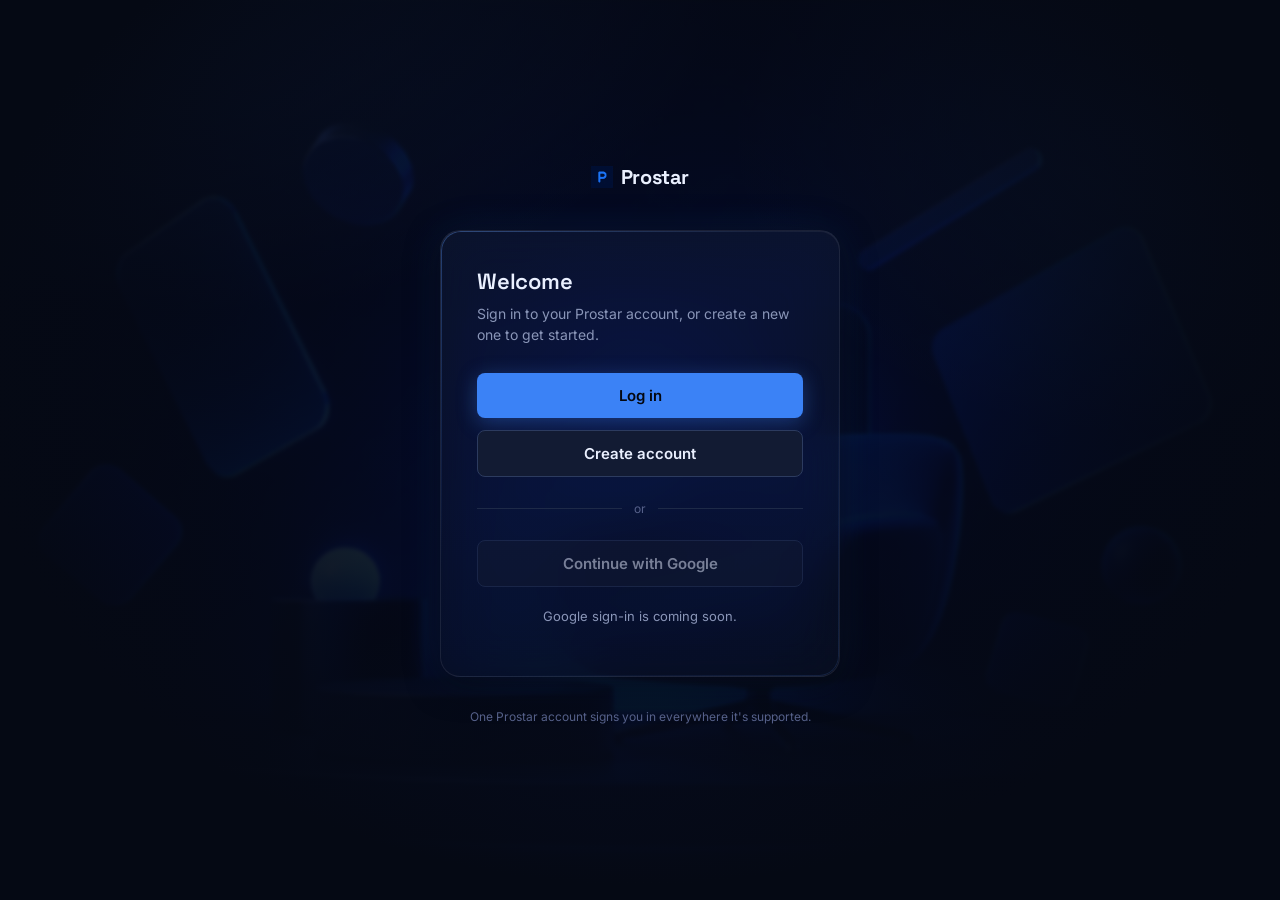
<file: index.html>
<!DOCTYPE html>
<html lang="en">
<head>
<meta charset="UTF-8">
<meta name="viewport" content="width=device-width, initial-scale=1.0">
<title>Prostar</title>
<link rel="icon" href="/assets/img/prostar-logo.png">
<link rel="stylesheet" href="/assets/prostar-base.css">
</head>
<body>

<div class="auth-shell">
  <div class="wordmark"><img src="/assets/img/prostar-logo.png" alt="">Prostar</div>

  <div class="card">
    <h1>Welcome</h1>
    <p class="sub">Sign in to your Prostar account, or create a new one to get started.</p>

    <button class="btn btn-primary" id="login-btn" style="margin-bottom:12px;">
      Log in
    </button>
    <button class="btn btn-secondary" id="signup-btn">
      Create account
    </button>

    <div class="divider">or</div>

    <button class="btn btn-secondary" id="google-btn" disabled title="Coming soon">
      Continue with Google
    </button>

    <p class="hint" style="margin-top:20px;">
      Google sign-in is coming soon.
    </p>
  </div>

  <p class="footer-note">One Prostar account signs you in everywhere it's supported.</p>
</div>

<script>
  // Preserve any OAuth params (client_id, redirect_uri, state, scope)
  // across the fork so the flow can resume /authorize afterward.
  // Fah off dude- what's wrong with you? AAAAA
  const params = new URLSearchParams(window.location.search);
  const qs = params.toString() ? '?' + params.toString() : '';

  document.getElementById('login-btn').addEventListener('click', () => {
    window.location.href = '/auth/login.html' + qs;
  });

  document.getElementById('signup-btn').addEventListener('click', () => {
    window.location.href = '/auth/signup.html' + qs;
  });
</script>

</body>
</html>
</file>
<file: assets/prostar-base.css>
/* =====================================================================
   PROSTAR ACCOUNTS — Design tokens & base styles (v2: deep blue)
   ===================================================================== */

@import url('https://fonts.googleapis.com/css2?family=Space+Grotesk:wght@500;600;700&family=Inter:wght@400;500;600;700&family=IBM+Plex+Mono:wght@400;500&display=swap');

:root {
  /* Color — deep monochrome blue */
  --ink: #050914;
  --surface: #0B1224;
  --surface-raised: #121B33;
  --surface-hover: #182645;
  --border: #1E2A47;
  --border-light: #2C3B5F;
  --text: #EAF0FF;
  --text-muted: #8A96B8;
  --text-faint: #56618A;
  --accent: #3B82F6;
  --accent-bright: #5B9BFF;
  --accent-dim: #2563EB;
  --accent-glow: rgba(59, 130, 246, 0.20);
  --danger: #F0605A;
  --danger-dim: rgba(240, 96, 90, 0.14);
  --success: #3ECF8E;
  --success-dim: rgba(62, 207, 142, 0.14);

  /* Type */
  --font-display: 'Space Grotesk', sans-serif;
  --font-body: 'Inter', sans-serif;
  --font-mono: 'IBM Plex Mono', monospace;

  /* Layout */
  --radius-sm: 8px;
  --radius-md: 14px;
  --radius-lg: 20px;
  --shadow-card: 0 8px 32px rgba(0, 0, 0, 0.5);
  --shadow-glow: 0 0 40px rgba(59, 130, 246, 0.12);
}

* { box-sizing: border-box; }

html, body {
  margin: 0;
  padding: 0;
  background: var(--ink);
  color: var(--text);
  font-family: var(--font-body);
  -webkit-font-smoothing: antialiased;
}

body {
  min-height: 100vh;
  background-image:
    radial-gradient(ellipse 900px 600px at 15% -5%, rgba(59, 130, 246, 0.22), transparent 60%),
    radial-gradient(ellipse 700px 500px at 90% 15%, rgba(59, 130, 246, 0.14), transparent 60%),
    radial-gradient(ellipse 800px 700px at 50% 110%, rgba(37, 99, 235, 0.18), transparent 60%);
  background-repeat: no-repeat;
  background-attachment: fixed;
}

a { color: inherit; }

.wordmark {
  font-family: var(--font-display);
  font-weight: 700;
  letter-spacing: -0.02em;
  display: inline-flex;
  align-items: center;
  gap: 8px;
}

.wordmark img {
  width: 22px;
  height: 22px;
  display: block;
}

.wordmark .dot {
  width: 8px;
  height: 8px;
  border-radius: 50%;
  background: var(--accent-bright);
  box-shadow: 0 0 14px var(--accent-glow);
}

/* ---------------------------------------------------------------------
   Centered auth shell-
   --------------------------------------------------------------------- */
.auth-shell {
  min-height: 100vh;
  display: flex;
  flex-direction: column;
  align-items: center;
  justify-content: center;
  padding: 24px;
  position: relative;
  overflow: hidden;
}

.auth-shell::before {
  content: '';
  position: absolute;
  inset: 0;
  background-image: url('/assets/img/prostar-hero-bg.png');
  background-size: cover;
  background-position: center 30%;
  opacity: 0.22;
  filter: blur(2px) saturate(130%);
  z-index: 0;
}

.auth-shell::after {
  content: '';
  position: absolute;
  inset: 0;
  background: radial-gradient(ellipse 900px 700px at 50% 40%, transparent, var(--ink) 75%);
  z-index: 0;
}

.auth-shell > * {
  position: relative;
  z-index: 1;
}

.auth-shell .wordmark {
  font-size: 20px;
  margin-bottom: 40px;
}

.card {
  background: linear-gradient(180deg, rgba(18, 27, 51, 0.55), rgba(11, 18, 36, 0.55));
  backdrop-filter: blur(24px) saturate(160%);
  -webkit-backdrop-filter: blur(24px) saturate(160%);
  border: 1px solid rgba(255, 255, 255, 0.08);
  border-radius: var(--radius-lg);
  box-shadow:
    var(--shadow-card),
    var(--shadow-glow),
    inset 0 1px 0 rgba(255, 255, 255, 0.06);
  padding: 36px;
  width: 100%;
  max-width: 400px;
  position: relative;
}

.card::before {
  content: '';
  position: absolute;
  inset: 0;
  border-radius: var(--radius-lg);
  padding: 1px;
  background: linear-gradient(135deg, rgba(91, 155, 255, 0.35), transparent 40%, transparent 60%, rgba(91, 155, 255, 0.15));
  -webkit-mask: linear-gradient(#fff 0 0) content-box, linear-gradient(#fff 0 0);
  -webkit-mask-composite: xor;
  mask-composite: exclude;
  pointer-events: none;
}

.card h1 {
  font-family: var(--font-display);
  font-size: 22px;
  font-weight: 600;
  margin: 0 0 8px;
  letter-spacing: -0.01em;
}

.card p.sub {
  color: var(--text-muted);
  font-size: 14px;
  line-height: 1.5;
  margin: 0 0 28px;
}

label {
  display: block;
  font-size: 13px;
  font-weight: 500;
  color: var(--text-muted);
  margin-bottom: 8px;
}

input[type="email"],
input[type="text"],
input[type="password"] {
  width: 100%;
  background: var(--ink);
  border: 1px solid var(--border-light);
  border-radius: var(--radius-sm);
  padding: 13px 14px;
  font-size: 15px;
  color: var(--text);
  font-family: var(--font-body);
  transition: border-color 0.15s ease, box-shadow 0.15s ease;
}

input[type="text"].otp-input {
  font-family: var(--font-mono);
  letter-spacing: 0.3em;
  font-size: 20px;
  text-align: center;
}

input:focus {
  outline: none;
  border-color: var(--accent);
  box-shadow: 0 0 0 3px var(--accent-glow);
}

input::placeholder { color: var(--text-faint); }

.btn {
  display: inline-flex;
  align-items: center;
  justify-content: center;
  gap: 8px;
  width: 100%;
  border: none;
  border-radius: var(--radius-sm);
  padding: 13px 20px;
  font-size: 15px;
  font-weight: 600;
  font-family: var(--font-body);
  cursor: pointer;
  transition: transform 0.1s ease, opacity 0.15s ease, background 0.15s ease, box-shadow 0.15s ease;
}

.btn:active { transform: scale(0.98); }
.btn:disabled { opacity: 0.5; cursor: not-allowed; transform: none; }

.btn-primary {
  background: var(--accent);
  color: #04070F;
  box-shadow: 0 4px 20px rgba(59, 130, 246, 0.35);
}
.btn-primary:hover:not(:disabled) { background: var(--accent-bright); }

.btn-secondary {
  background: var(--surface-raised);
  color: var(--text);
  border: 1px solid var(--border-light);
}
.btn-secondary:hover:not(:disabled) { border-color: var(--accent); background: var(--surface-hover); }

.btn-ghost {
  background: transparent;
  color: var(--text-muted);
  padding: 10px 14px;
}
.btn-ghost:hover:not(:disabled) { color: var(--text); }

.btn-danger {
  background: transparent;
  color: var(--danger);
  border: 1px solid var(--danger-dim);
}
.btn-danger:hover:not(:disabled) { background: var(--danger-dim); }

.field { margin-bottom: 20px; }

/* Radio choice cards — used for password vs code login */
.choice-group {
  display: flex;
  flex-direction: column;
  gap: 10px;
  margin-bottom: 24px;
}

.choice-card {
  display: flex;
  align-items: center;
  gap: 12px;
  padding: 14px;
  background: rgba(255, 255, 255, 0.04);
  backdrop-filter: blur(10px);
  -webkit-backdrop-filter: blur(10px);
  border: 1px solid rgba(255, 255, 255, 0.08);
  border-radius: var(--radius-md);
  cursor: pointer;
  transition: border-color 0.15s ease, background 0.15s ease;
}
.choice-card:hover { border-color: var(--accent); background: rgba(59, 130, 246, 0.08); }
.choice-card.selected {
  border-color: var(--accent);
  background: rgba(59, 130, 246, 0.12);
  box-shadow: 0 0 0 3px var(--accent-glow);
}
.choice-radio {
  width: 18px; height: 18px;
  border-radius: 50%;
  border: 2px solid var(--border-light);
  flex-shrink: 0;
  position: relative;
  transition: border-color 0.15s ease;
}
.choice-card.selected .choice-radio { border-color: var(--accent); }
.choice-card.selected .choice-radio::after {
  content: '';
  position: absolute;
  top: 50%; left: 50%;
  width: 8px; height: 8px;
  border-radius: 50%;
  background: var(--accent);
  transform: translate(-50%, -50%);
}
.choice-label { font-size: 14px; font-weight: 600; }
.choice-desc { font-size: 12px; color: var(--text-faint); margin-top: 2px; }

.divider {
  display: flex;
  align-items: center;
  gap: 12px;
  color: var(--text-faint);
  font-size: 12px;
  margin: 24px 0;
}
.divider::before, .divider::after {
  content: '';
  flex: 1;
  height: 1px;
  background: var(--border);
}

.hint {
  font-size: 13px;
  color: var(--text-muted);
  margin-top: 16px;
  text-align: center;
  line-height: 1.5;
}

.hint a { color: var(--accent-bright); text-decoration: none; font-weight: 500; }
.hint a:hover { text-decoration: underline; }

.error-msg {
  background: var(--danger-dim);
  border: 1px solid rgba(240, 96, 90, 0.3);
  color: var(--danger);
  font-size: 13px;
  padding: 10px 14px;
  border-radius: var(--radius-sm);
  margin-bottom: 20px;
  line-height: 1.4;
}

.success-msg {
  background: var(--success-dim);
  border: 1px solid rgba(62, 207, 142, 0.3);
  color: var(--success);
  font-size: 13px;
  padding: 10px 14px;
  border-radius: var(--radius-sm);
  margin-bottom: 20px;
  line-height: 1.4;
}

.spinner {
  width: 16px;
  height: 16px;
  border: 2px solid rgba(255,255,255,0.25);
  border-top-color: currentColor;
  border-radius: 50%;
  animation: spin 0.7s linear infinite;
}
@keyframes spin { to { transform: rotate(360deg); } }

.footer-note {
  margin-top: 32px;
  font-size: 12px;
  color: var(--text-faint);
  text-align: center;
}
</file>
